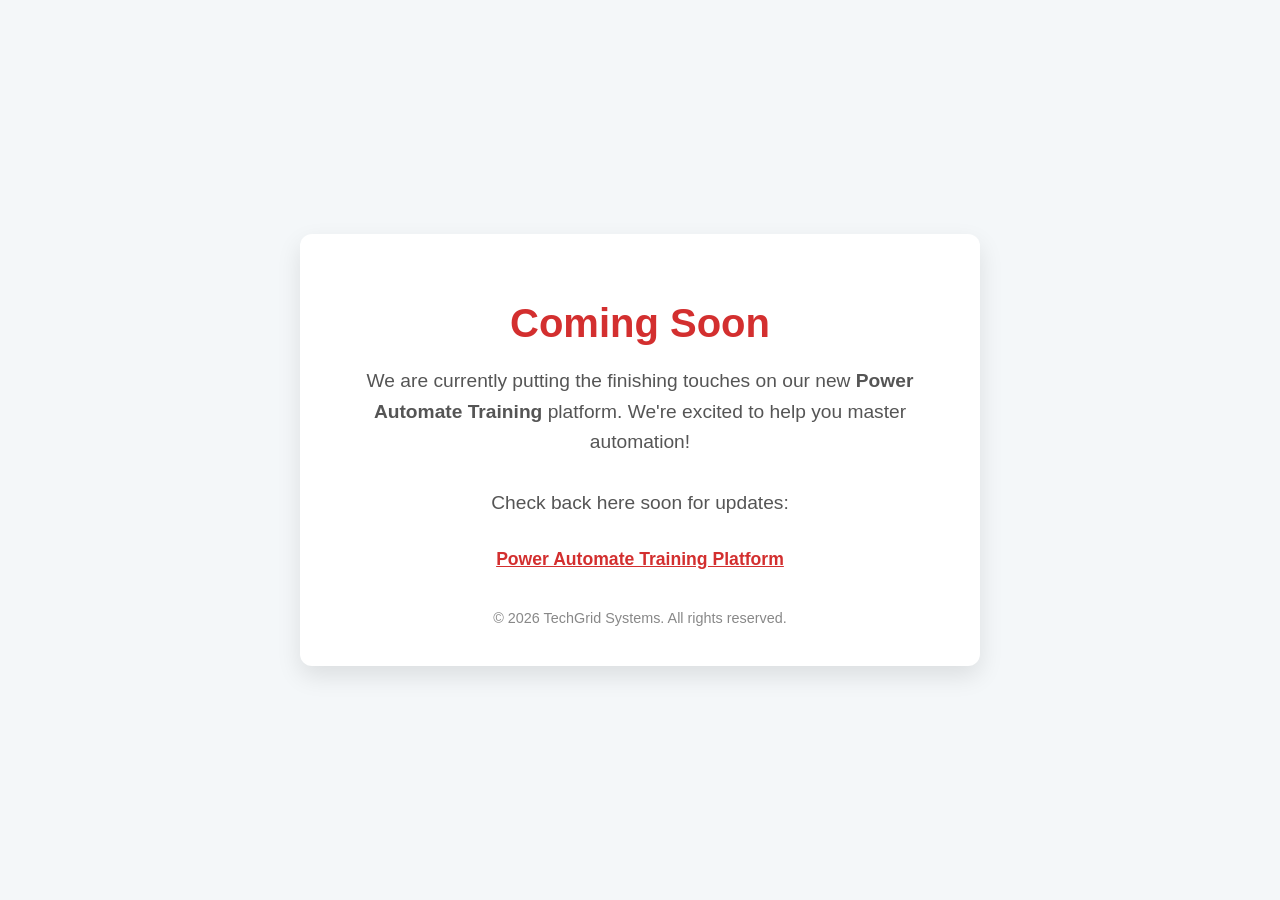
<file: index.html>
<!DOCTYPE html>
<html lang="en">
<head>
    <meta charset="UTF-8">
    <meta name="viewport" content="width=device-width, initial-scale=1.0">
    <title>Coming Soon | Power Automate Training</title>
    <style>
        body {
            margin: 0;
            padding: 0;
            font-family: 'Segoe UI', Tahoma, Geneva, Verdana, sans-serif;
            background-color: #f4f7f9;
            color: #333;
            display: flex;
            justify-content: center;
            align-items: center;
            height: 100vh;
            text-align: center;
        }
        .container {
            max-width: 600px;
            padding: 40px;
            background: #ffffff;
            border-radius: 12px;
            box-shadow: 0 10px 25px rgba(0,0,0,0.1);
        }
        h1 {
            color: #d32f2f;
            font-size: 2.5em;
            margin-bottom: 20px;
        }
        p {
            font-size: 1.2em;
            line-height: 1.6;
            margin-bottom: 30px;
            color: #555;
        }
        .link {
            font-weight: bold;
            text-decoration: underline;
            color: #d32f2f;
            font-size: 1.1em;
        }
        .footer {
            margin-top: 40px;
            font-size: 0.9em;
            color: #888;
        }
    </style>
</head>
<body>
    <div class="container">
        <h1>Coming Soon</h1>
        <p>We are currently putting the finishing touches on our new <strong>Power Automate Training</strong> platform. We're excited to help you master automation!</p>
        <p>Check back here soon for updates:</p>
        <a href="https://power-automate-training.techgrid-systems.org.uk/" class="link">Power Automate Training Platform</a>
        <div class="footer">
            &copy; 2026 TechGrid Systems. All rights reserved.
        </div>
    </div>
</body>
</html>
</file>
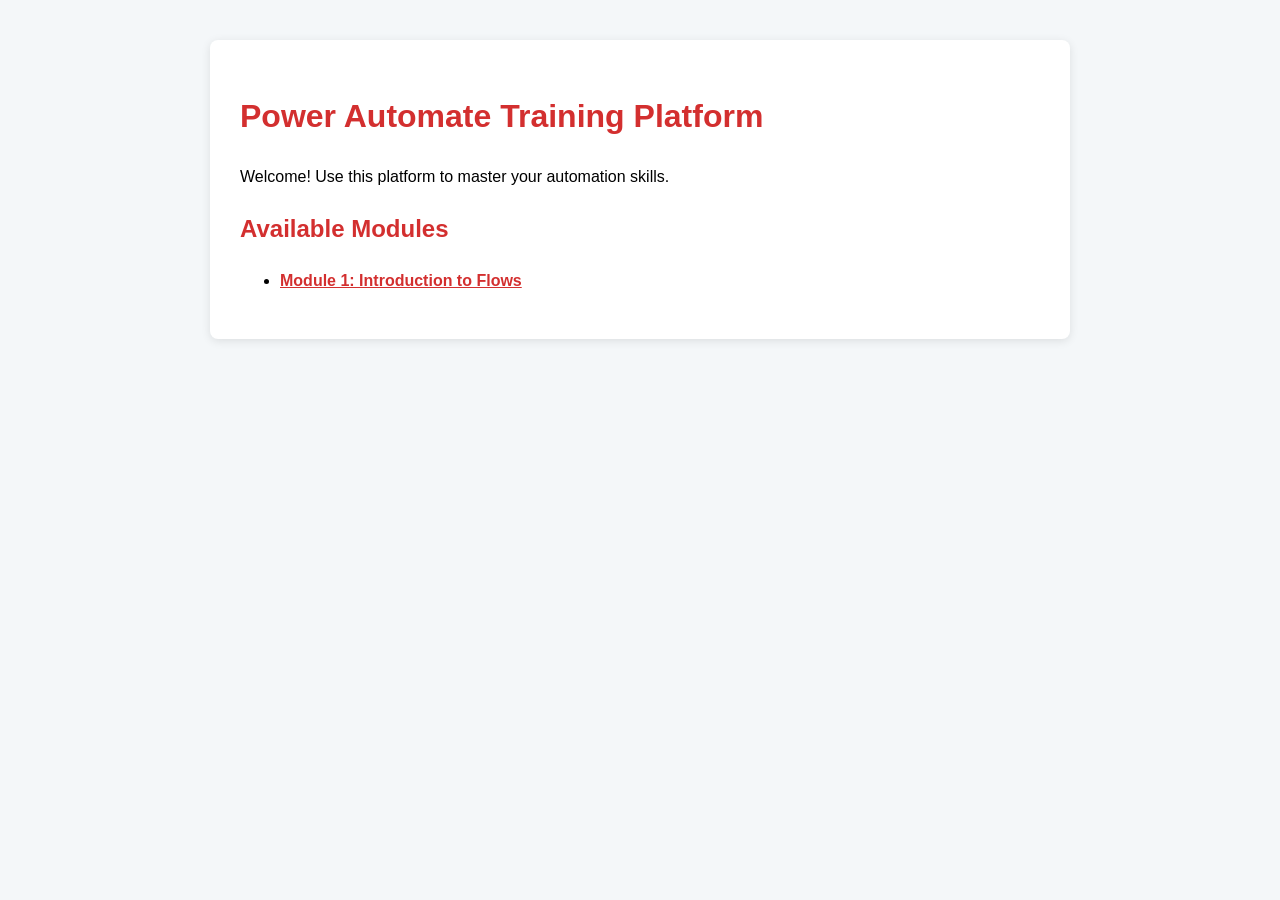
<file: main.html>
<!DOCTYPE html>
<html>
<head><link rel="stylesheet" href="assets/css/style.css"></head>
<body>
    <div class="card">
        <h1>Power Automate Training Platform</h1>
        <p>Welcome! Use this platform to master your automation skills.</p>
        <h2>Available Modules</h2>
        <ul><li><a href="/training/modules/module-1.html">Module 1: Introduction to Flows</a></li></ul>
    </div>
</body>
</html>
</file>
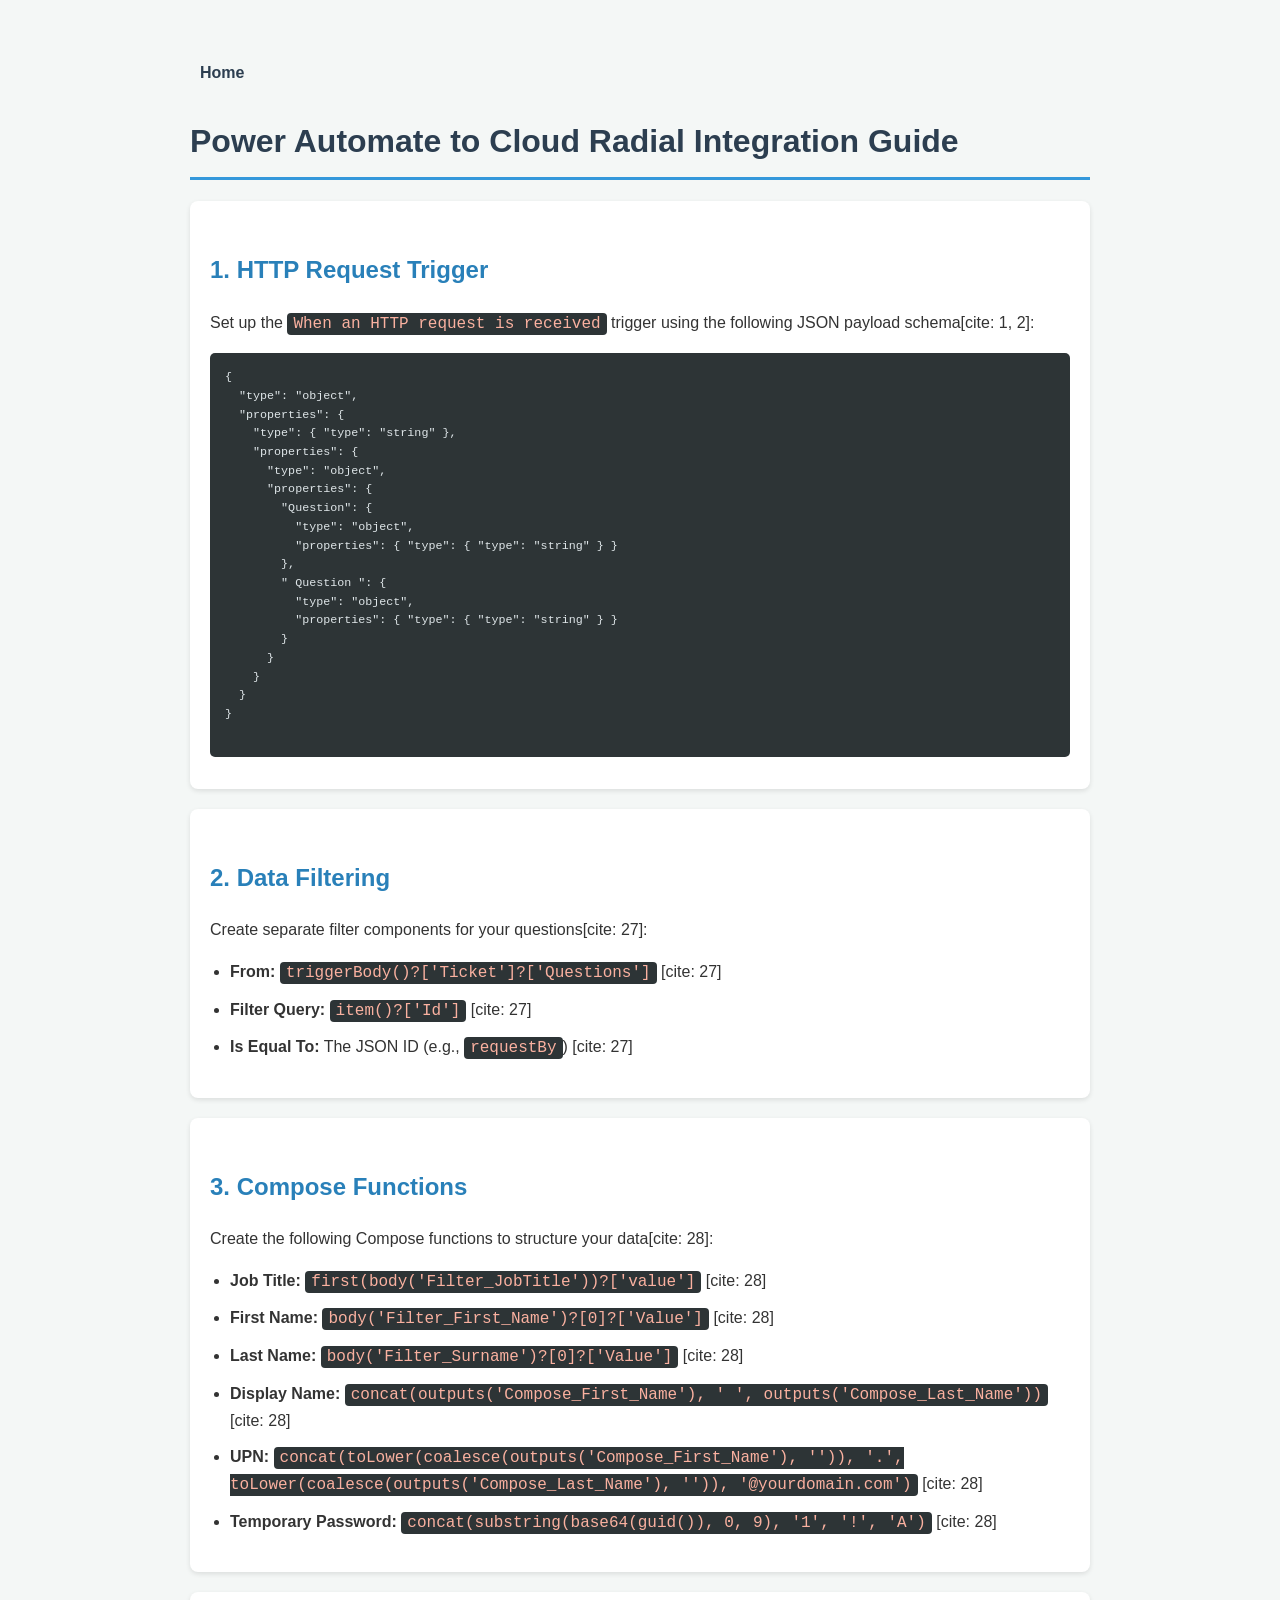
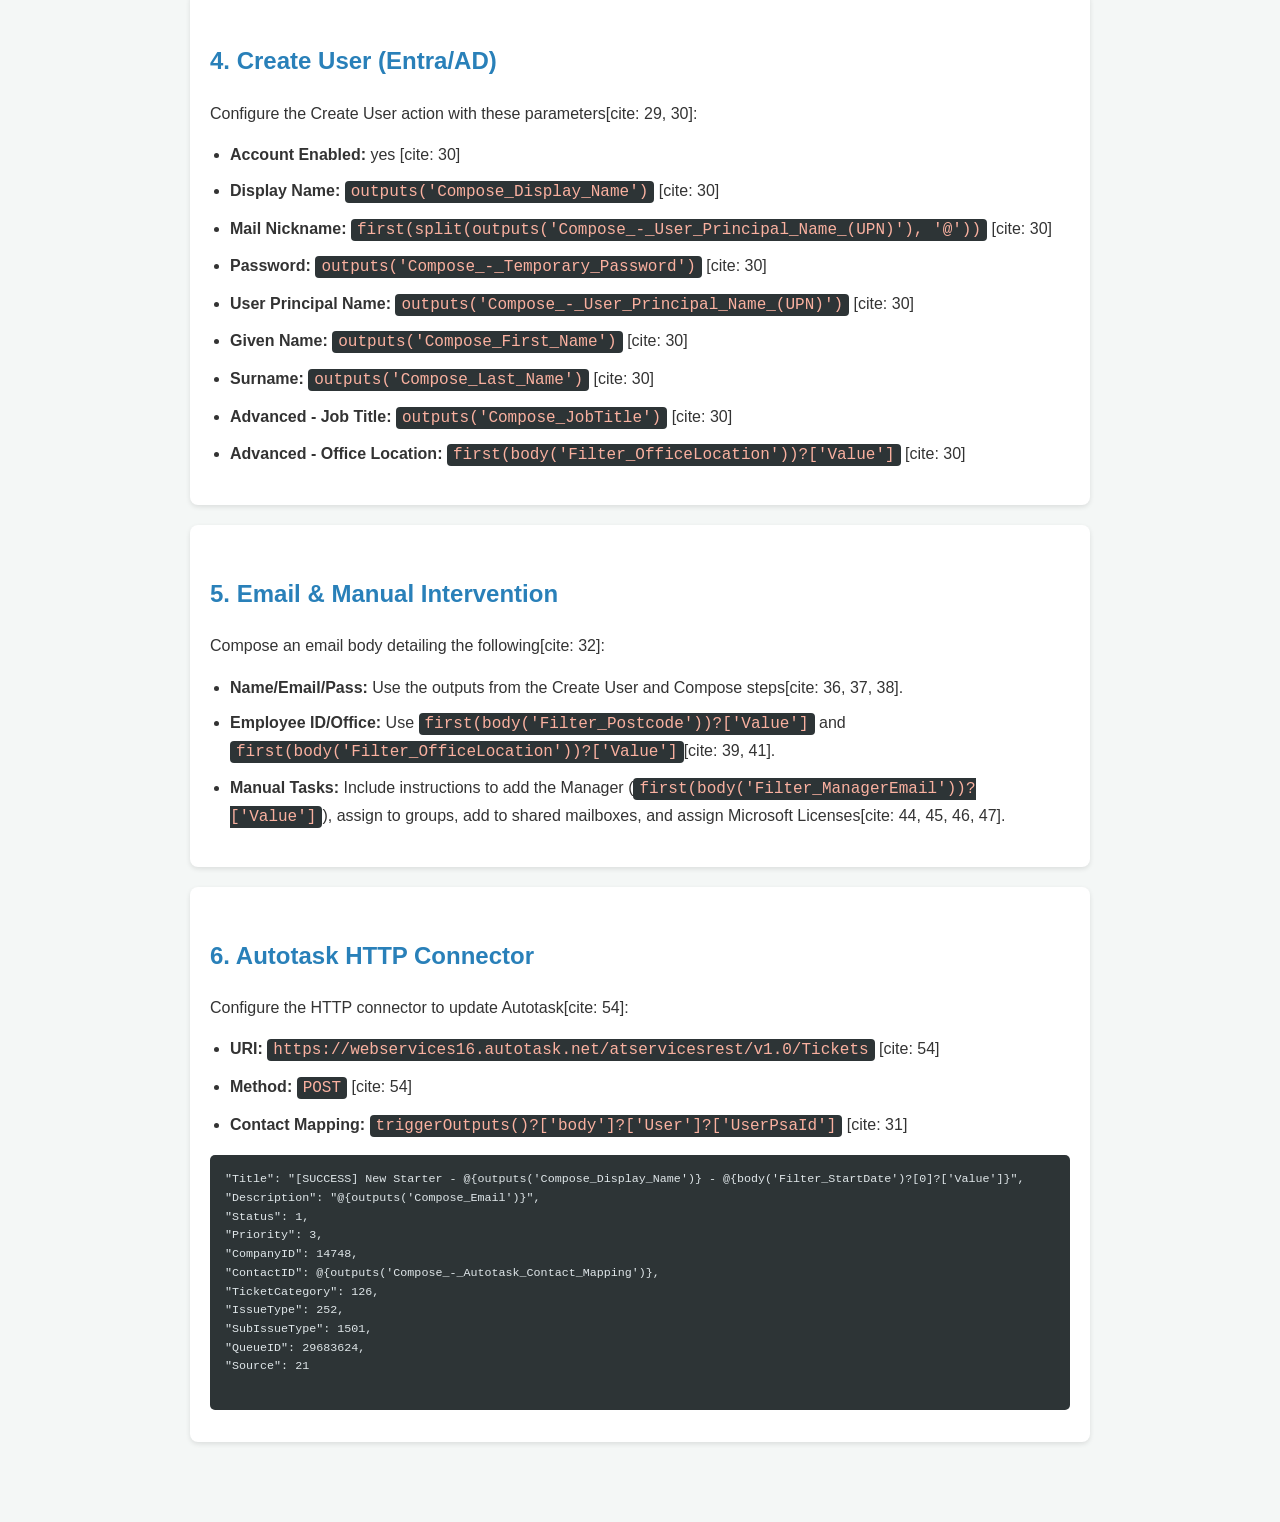
<file: power-automate-to-cloud-radial.html>
<!DOCTYPE html>
<html lang="en">
<head>
    <style>
        body { font-family: 'Segoe UI', Tahoma, Geneva, Verdana, sans-serif; line-height: 1.6; color: #333; max-width: 900px; margin: 40px auto; padding: 20px; background-color: #f4f7f6; }
        h1 { color: #2c3e50; border-bottom: 3px solid #3498db; padding-bottom: 10px; }
        h2 { color: #2980b9; margin-top: 30px; }
        h3 { color: #16a085; }
        .card { background: #fff; padding: 20px; border-radius: 8px; box-shadow: 0 2px 5px rgba(0,0,0,0.1); margin-bottom: 20px; }
        code { background: #2d3436; color: #fab1a0; padding: 2px 6px; border-radius: 4px; font-family: 'Courier New', Courier, monospace; }
        pre { background: #2d3436; color: #dfe6e9; padding: 15px; overflow-x: auto; border-radius: 5px; font-size: 0.9em; }
        ul { padding-left: 20px; }
        li { margin-bottom: 10px; }
        nav { margin-bottom: 30px; }
        nav a { color: #2c3e50; margin: 0 10px; text-decoration: none; font-weight: bold; }
    </style>
</head>
<body>

        <nav>
        <a href="https://adamrayliffe.github.io/power-automation/">Home</a>
    </nav>
    
    <h1>Power Automate to Cloud Radial Integration Guide</h1>

    <div class="card">
        <h2>1. HTTP Request Trigger</h2>
        <p>Set up the <code>When an HTTP request is received</code> trigger using the following JSON payload schema[cite: 1, 2]:</p>
        <pre>
{
  "type": "object",
  "properties": {
    "type": { "type": "string" },
    "properties": {
      "type": "object",
      "properties": {
        "Question": {
          "type": "object",
          "properties": { "type": { "type": "string" } }
        },
        " Question ": {
          "type": "object",
          "properties": { "type": { "type": "string" } }
        }
      }
    }
  }
}
        </pre>
    </div>

    <div class="card">
        <h2>2. Data Filtering</h2>
        <p>Create separate filter components for your questions[cite: 27]:</p>
        <ul>
            <li><strong>From:</strong> <code>triggerBody()?['Ticket']?['Questions']</code> [cite: 27]</li>
            <li><strong>Filter Query:</strong> <code>item()?['Id']</code> [cite: 27]</li>
            <li><strong>Is Equal To:</strong> The JSON ID (e.g., <code>requestBy</code>) [cite: 27]</li>
        </ul>
    </div>

    <div class="card">
        <h2>3. Compose Functions</h2>
        <p>Create the following Compose functions to structure your data[cite: 28]:</p>
        <ul>
            <li><strong>Job Title:</strong> <code>first(body('Filter_JobTitle'))?['value']</code> [cite: 28]</li>
            <li><strong>First Name:</strong> <code>body('Filter_First_Name')?[0]?['Value']</code> [cite: 28]</li>
            <li><strong>Last Name:</strong> <code>body('Filter_Surname')?[0]?['Value']</code> [cite: 28]</li>
            <li><strong>Display Name:</strong> <code>concat(outputs('Compose_First_Name'), ' ', outputs('Compose_Last_Name'))</code> [cite: 28]</li>
            <li><strong>UPN:</strong> <code>concat(toLower(coalesce(outputs('Compose_First_Name'), '')), '.', toLower(coalesce(outputs('Compose_Last_Name'), '')), '@yourdomain.com')</code> [cite: 28]</li>
            <li><strong>Temporary Password:</strong> <code>concat(substring(base64(guid()), 0, 9), '1', '!', 'A')</code> [cite: 28]</li>
        </ul>
    </div>

    <div class="card">
        <h2>4. Create User (Entra/AD)</h2>
        <p>Configure the Create User action with these parameters[cite: 29, 30]:</p>
        <ul>
            <li><strong>Account Enabled:</strong> yes [cite: 30]</li>
            <li><strong>Display Name:</strong> <code>outputs('Compose_Display_Name')</code> [cite: 30]</li>
            <li><strong>Mail Nickname:</strong> <code>first(split(outputs('Compose_-_User_Principal_Name_(UPN)'), '@'))</code> [cite: 30]</li>
            <li><strong>Password:</strong> <code>outputs('Compose_-_Temporary_Password')</code> [cite: 30]</li>
            <li><strong>User Principal Name:</strong> <code>outputs('Compose_-_User_Principal_Name_(UPN)')</code> [cite: 30]</li>
            <li><strong>Given Name:</strong> <code>outputs('Compose_First_Name')</code> [cite: 30]</li>
            <li><strong>Surname:</strong> <code>outputs('Compose_Last_Name')</code> [cite: 30]</li>
            <li><strong>Advanced - Job Title:</strong> <code>outputs('Compose_JobTitle')</code> [cite: 30]</li>
            <li><strong>Advanced - Office Location:</strong> <code>first(body('Filter_OfficeLocation'))?['Value']</code> [cite: 30]</li>
        </ul>
    </div>

    <div class="card">
        <h2>5. Email & Manual Intervention</h2>
        <p>Compose an email body detailing the following[cite: 32]:</p>
        <ul>
            <li><strong>Name/Email/Pass:</strong> Use the outputs from the Create User and Compose steps[cite: 36, 37, 38].</li>
            <li><strong>Employee ID/Office:</strong> Use <code>first(body('Filter_Postcode'))?['Value']</code> and <code>first(body('Filter_OfficeLocation'))?['Value']</code>[cite: 39, 41].</li>
            <li><strong>Manual Tasks:</strong> Include instructions to add the Manager (<code>first(body('Filter_ManagerEmail'))?['Value']</code>), assign to groups, add to shared mailboxes, and assign Microsoft Licenses[cite: 44, 45, 46, 47].</li>
        </ul>
    </div>

    <div class="card">
        <h2>6. Autotask HTTP Connector</h2>
        <p>Configure the HTTP connector to update Autotask[cite: 54]:</p>
        <ul>
            <li><strong>URI:</strong> <code>https://webservices16.autotask.net/atservicesrest/v1.0/Tickets</code> [cite: 54]</li>
            <li><strong>Method:</strong> <code>POST</code> [cite: 54]</li>
            <li><strong>Contact Mapping:</strong> <code>triggerOutputs()?['body']?['User']?['UserPsaId']</code> [cite: 31]</li>
        </ul>
        <pre>
"Title": "[SUCCESS] New Starter - @{outputs('Compose_Display_Name')} - @{body('Filter_StartDate')?[0]?['Value']}",
"Description": "@{outputs('Compose_Email')}",
"Status": 1,
"Priority": 3,
"CompanyID": 14748,
"ContactID": @{outputs('Compose_-_Autotask_Contact_Mapping')},
"TicketCategory": 126,
"IssueType": 252,
"SubIssueType": 1501,
"QueueID": 29683624,
"Source": 21
        </pre>
    </div>

</body>
</html>
</file>
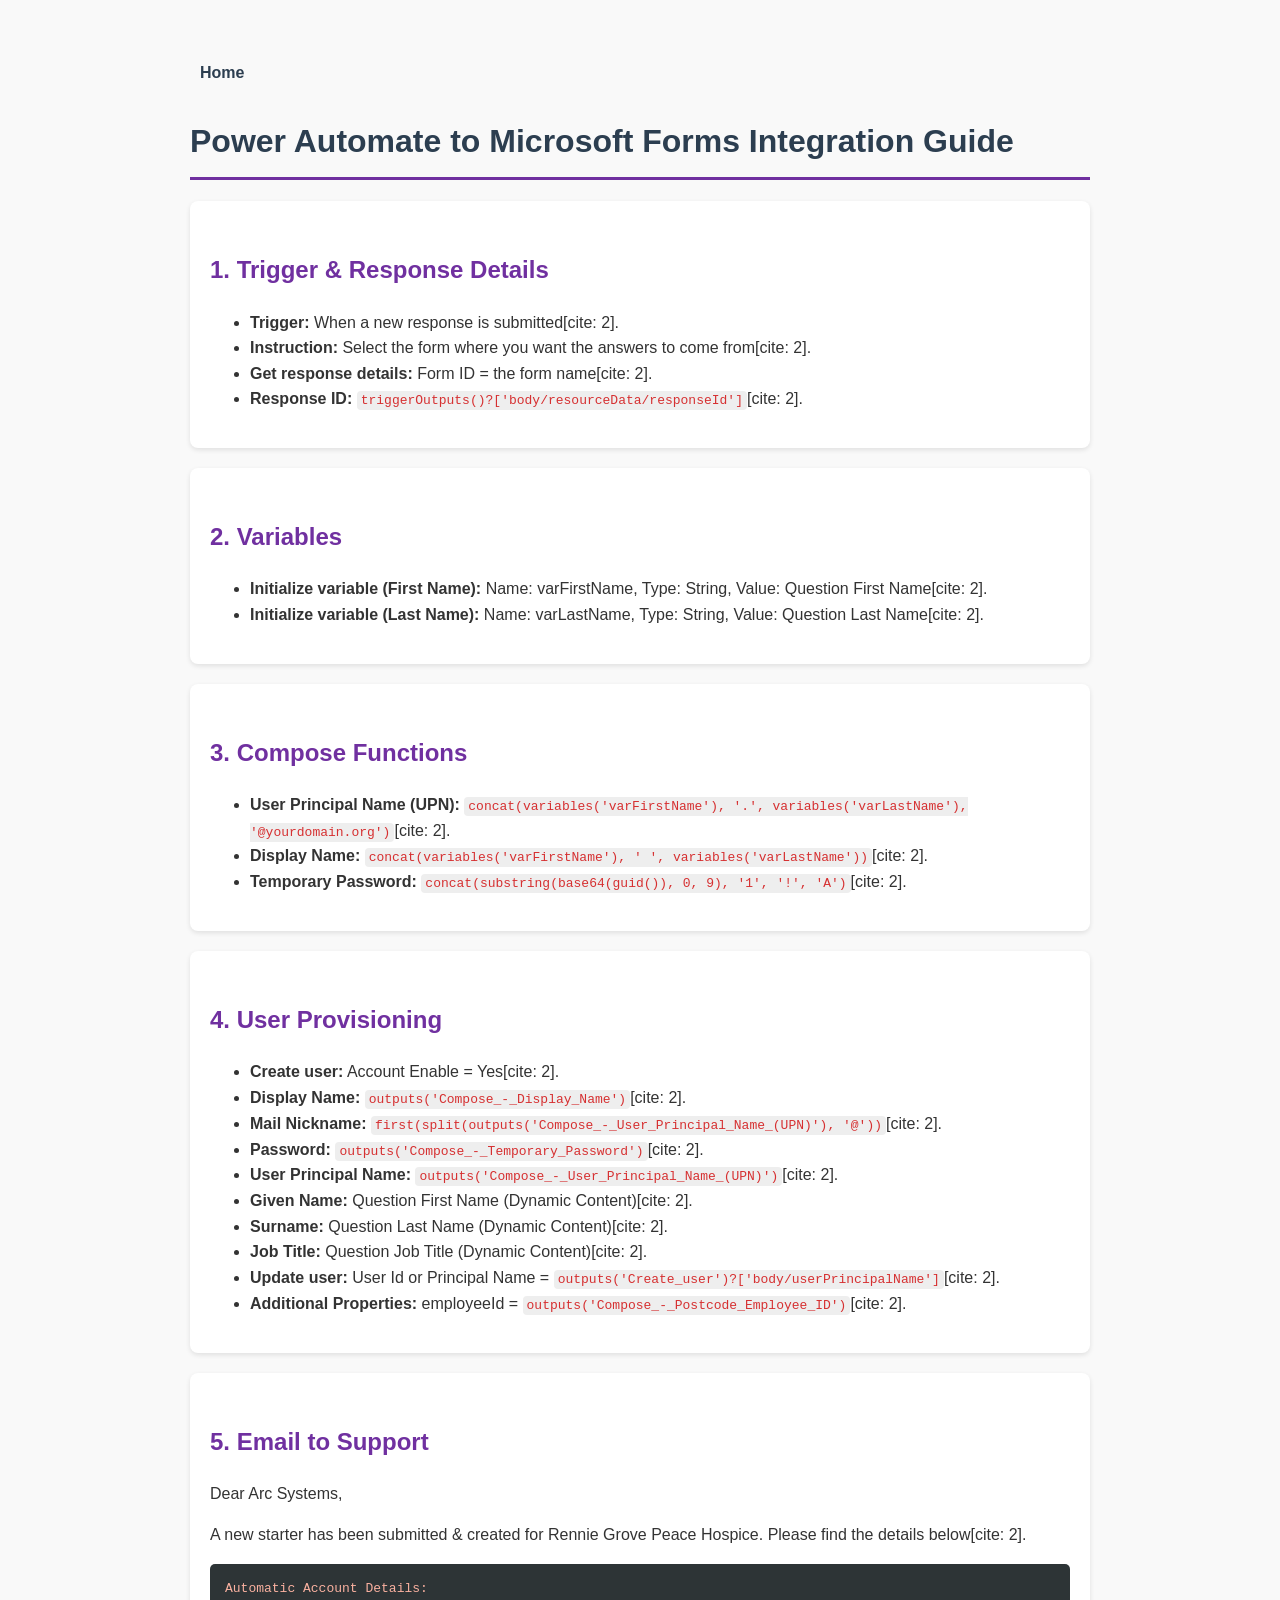
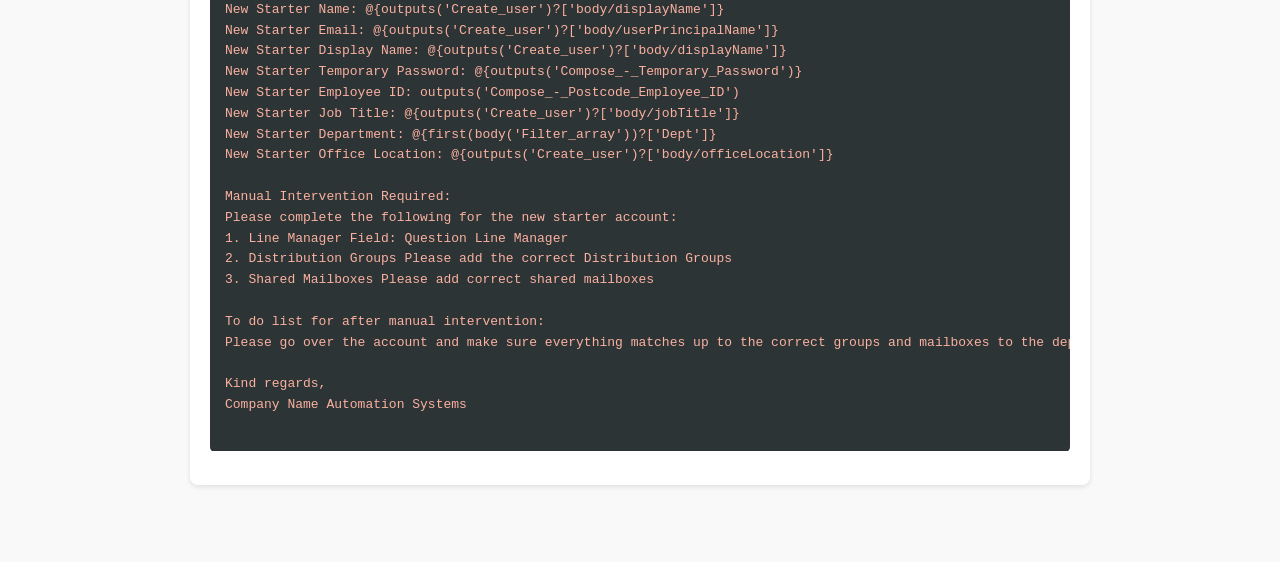
<file: power-automate-to-microsoft-forms.html>
<!DOCTYPE html>
<html lang="en">
<head>
    <style>
        body { font-family: 'Segoe UI', Tahoma, Geneva, Verdana, sans-serif; line-height: 1.6; color: #333; max-width: 900px; margin: 40px auto; padding: 20px; background-color: #f9f9f9; }
        h1 { color: #2c3e50; border-bottom: 3px solid #7030a0; padding-bottom: 10px; }
        h2 { color: #7030a0; margin-top: 30px; }
        .card { background: #fff; padding: 20px; border-radius: 8px; box-shadow: 0 2px 5px rgba(0,0,0,0.1); margin-bottom: 20px; }
        code { background: #eee; color: #d63031; padding: 2px 4px; border-radius: 4px; font-family: monospace; }
        pre { background: #2d3436; color: #fab1a0; padding: 15px; border-radius: 5px; overflow-x: auto; }
         nav { margin-bottom: 30px; }
        nav a { color: #2c3e50; margin: 0 10px; text-decoration: none; font-weight: bold; }
    </style>
</head>
<body>

    
    <nav>
        <a href="https://adamrayliffe.github.io/power-automation/">Home</a>
    </nav>
    
    <h1>Power Automate to Microsoft Forms Integration Guide</h1>

    <div class="card">
        <h2>1. Trigger & Response Details</h2>
        <ul>
            <li><strong>Trigger:</strong> When a new response is submitted[cite: 2].</li>
            <li><strong>Instruction:</strong> Select the form where you want the answers to come from[cite: 2].</li>
            <li><strong>Get response details:</strong> Form ID = the form name[cite: 2].</li>
            <li><strong>Response ID:</strong> <code>triggerOutputs()?['body/resourceData/responseId']</code>[cite: 2].</li>
        </ul>
    </div>

    <div class="card">
        <h2>2. Variables</h2>
        <ul>
            <li><strong>Initialize variable (First Name):</strong> Name: varFirstName, Type: String, Value: Question First Name[cite: 2].</li>
            <li><strong>Initialize variable (Last Name):</strong> Name: varLastName, Type: String, Value: Question Last Name[cite: 2].</li>
        </ul>
    </div>

    <div class="card">
        <h2>3. Compose Functions</h2>
        <ul>
            <li><strong>User Principal Name (UPN):</strong> <code>concat(variables('varFirstName'), '.', variables('varLastName'), '@yourdomain.org')</code>[cite: 2].</li>
            <li><strong>Display Name:</strong> <code>concat(variables('varFirstName'), ' ', variables('varLastName'))</code>[cite: 2].</li>
            <li><strong>Temporary Password:</strong> <code>concat(substring(base64(guid()), 0, 9), '1', '!', 'A')</code>[cite: 2].</li>
        </ul>
    </div>

    <div class="card">
        <h2>4. User Provisioning</h2>
        <ul>
            <li><strong>Create user:</strong> Account Enable = Yes[cite: 2].</li>
            <li><strong>Display Name:</strong> <code>outputs('Compose_-_Display_Name')</code>[cite: 2].</li>
            <li><strong>Mail Nickname:</strong> <code>first(split(outputs('Compose_-_User_Principal_Name_(UPN)'), '@'))</code>[cite: 2].</li>
            <li><strong>Password:</strong> <code>outputs('Compose_-_Temporary_Password')</code>[cite: 2].</li>
            <li><strong>User Principal Name:</strong> <code>outputs('Compose_-_User_Principal_Name_(UPN)')</code>[cite: 2].</li>
            <li><strong>Given Name:</strong> Question First Name (Dynamic Content)[cite: 2].</li>
            <li><strong>Surname:</strong> Question Last Name (Dynamic Content)[cite: 2].</li>
            <li><strong>Job Title:</strong> Question Job Title (Dynamic Content)[cite: 2].</li>
            <li><strong>Update user:</strong> User Id or Principal Name = <code>outputs('Create_user')?['body/userPrincipalName']</code>[cite: 2].</li>
            <li><strong>Additional Properties:</strong> employeeId = <code>outputs('Compose_-_Postcode_Employee_ID')</code>[cite: 2].</li>
        </ul>
    </div>

    <div class="card">
        <h2>5. Email to Support</h2>
        <p>Dear Arc Systems,</p>
        <p>A new starter has been submitted & created for Rennie Grove Peace Hospice. Please find the details below[cite: 2].</p>
        <pre>
Automatic Account Details:
New Starter Name: @{outputs('Create_user')?['body/displayName']}
New Starter Email: @{outputs('Create_user')?['body/userPrincipalName']}
New Starter Display Name: @{outputs('Create_user')?['body/displayName']}
New Starter Temporary Password: @{outputs('Compose_-_Temporary_Password')}
New Starter Employee ID: outputs('Compose_-_Postcode_Employee_ID')
New Starter Job Title: @{outputs('Create_user')?['body/jobTitle']}
New Starter Department: @{first(body('Filter_array'))?['Dept']}
New Starter Office Location: @{outputs('Create_user')?['body/officeLocation']}

Manual Intervention Required:
Please complete the following for the new starter account:
1. Line Manager Field: Question Line Manager
2. Distribution Groups Please add the correct Distribution Groups
3. Shared Mailboxes Please add correct shared mailboxes

To do list for after manual intervention:
Please go over the account and make sure everything matches up to the correct groups and mailboxes to the department the user is in.

Kind regards,
Company Name Automation Systems
        </pre>
    </div>

</body>
</html>
</file>
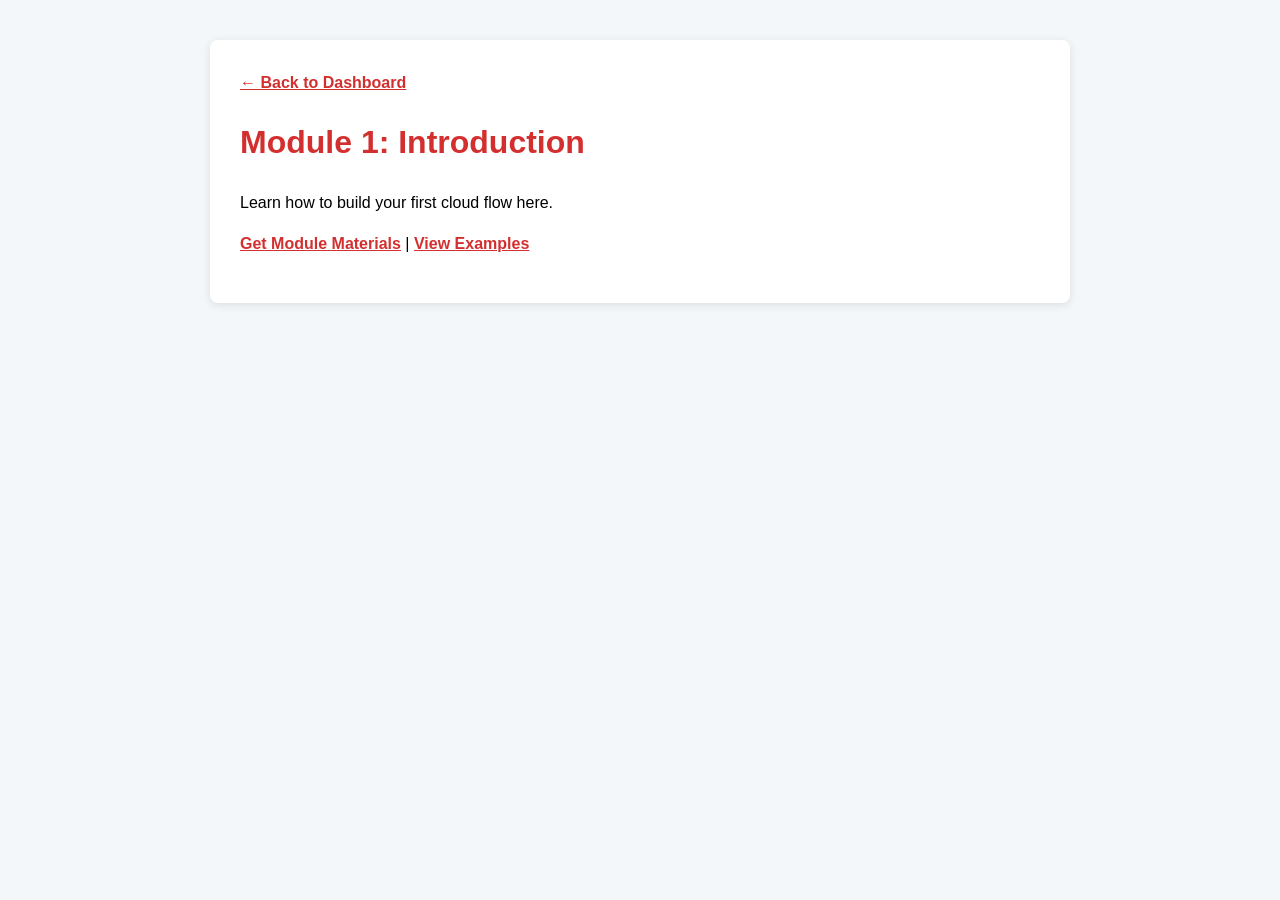
<file: training/modules/module-1.html>
<!DOCTYPE html>
<html>
<head><link rel="stylesheet" href="../../assets/css/style.css"></head>
<body>
    <div class="card">
        <div class="nav"><a href="https://power-automate-training.techgrid-systems.org.uk/">← Back to Dashboard</a></div>
        <h1>Module 1: Introduction</h1>
        <p>Learn how to build your first cloud flow here.</p>
        <p><a href="../../downloads.html">Get Module Materials</a> | <a href="code-examples.html">View Examples</a></p>
    </div>
</body>
</html>
</file>
<file: assets/css/style.css>
/* style.css */
body { font-family: 'Segoe UI', Tahoma, Geneva, Verdana, sans-serif; line-height: 1.6; background: #f4f7f9; margin: 0; padding: 20px; }
.card { max-width: 800px; margin: 20px auto; background: white; padding: 30px; border-radius: 8px; box-shadow: 0 2px 10px rgba(0,0,0,0.1); }
h1, h2 { color: #d32f2f; }
a { color: #d32f2f; font-weight: bold; text-decoration: underline; }
.code-box { background: #272822; color: #f8f8f2; padding: 15px; border-radius: 5px; overflow-x: auto; font-family: monospace; margin: 10px 0; }
.nav { margin-bottom: 20px; }
</file>
